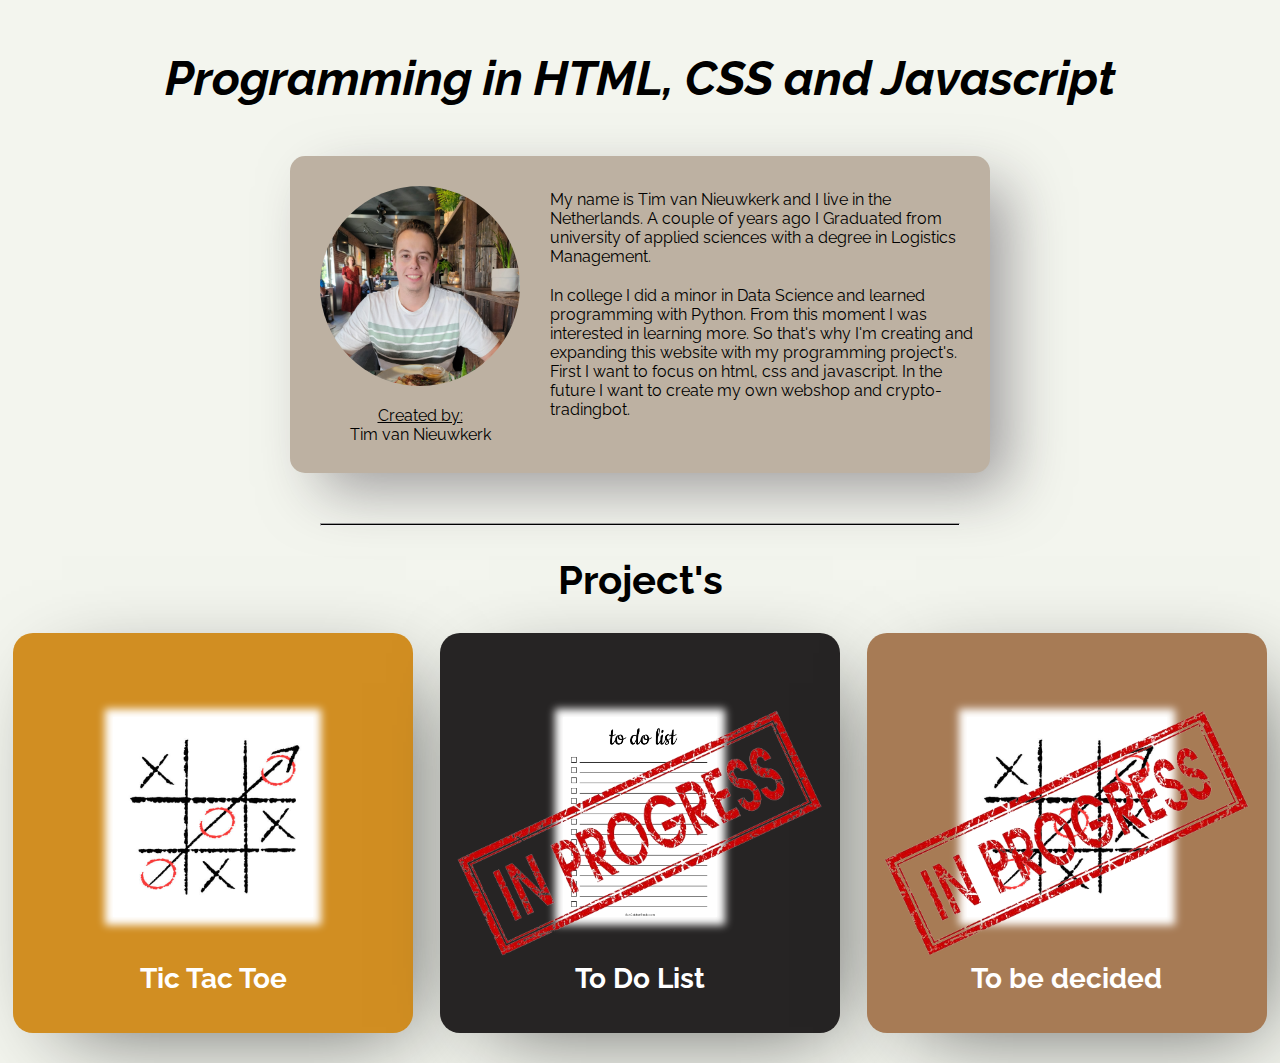
<file: index.html>
<!DOCTYPE html>
<html lang="en">
  <head>
    <meta charset="UTF-8" />
    <meta name="viewport" content="width=device-width, initial-scale=1.0" />

    <link href="./style-home.css" rel="stylesheet" />

    <link rel="preconnect" href="https://fonts.googleapis.com" />
    <link rel="preconnect" href="https://fonts.gstatic.com" crossorigin />
    <link
      href="https://fonts.googleapis.com/css2?family=Raleway:ital,wght@0,100..900;1,100..900&display=swap"
      rel="stylesheet"
    />

    <title>Project's website</title>
  </head>
  <body>
    <div class="website-title">
      <h1>Programming in HTML, CSS and Javascript</h1>
    </div>
    <div class="intro">
      <div class="intro-left">
        <img
          src="./images/profile-picture.jpg"
          alt="Profile picture of Tim van Nieuwkerk"
          id="profile-picture"
        />
        <div class="intro-text">
          <p><span>Created by:</span></p>
          <p>Tim van Nieuwkerk</p>
        </div>
      </div>
      <div class="about">
        <p>
          My name is Tim van Nieuwkerk and I live in the Netherlands. A couple
          of years ago I Graduated from university of applied sciences with a
          degree in Logistics Management.
        </p>
        <p>
          In college I did a minor in Data Science and learned programming with
          Python. From this moment I was interested in learning more. So that's
          why I'm creating and expanding this website with my programming
          project's. First I want to focus on html, css and javascript. In the
          future I want to create my own webshop and crypto-tradingbot.
        </p>
      </div>
    </div>
    <hr />
    <h2>Project's</h2>
    <div class="projects-container">
      <a href="./tictactoe.html" class="project-1">
        <div>
          <img src="./images/tictactoe.jpg" alt="Tic tac toe project" />
          <h3>Tic Tac Toe</h3>
        </div>
      </a>
      <a href="./todo.html" class="project-2">
        <div>
          <img src="./images/todolist.png" alt="TO DO list" id="todolist" />
          <img
            src="./images/in-progress-removebg-preview.png"
            alt=""
            id="in-progress"
          />
          <h3>To Do List</h3>
        </div>
      </a>
      <a href="" class="project-3">
        <div>
          <img src="./images/tictactoe.jpg" alt="" id="placeholder" />
          <img
            src="./images/in-progress-removebg-preview.png"
            alt=""
            id="in-progress"
          />
          <h3>To be decided</h3>
        </div>
      </a>
    </div>
  </body>
</html>
</file>
<file: style-home.css>
* {
  box-sizing: border-box;
  margin: 0;
  padding: 0;
}

body {
  font-family: "Raleway", sans-serif;
  font-size: 16px;
  background-color: #f3f5ee;
}

h1 {
  text-align: center;
  font-size: 3rem;
  text-decoration: initial;
  font-style: italic;
  margin: 50px 30px 50px 30px;
}

.intro {
  width: 700px;
  display: flex;
  align-items: center;
  margin-left: auto;
  margin-right: auto;
  background-color: #bdb1a2;
  border-radius: 15px;
  box-shadow: 24px 22px 60px -7px rgba(125, 121, 125, 0.75);
  margin-bottom: 50px;
}

.intro-left {
  display: flex;
  flex-direction: column;
  align-items: center;
  margin: 30px 30px 9px 30px;
  flex-basis: 50%;
}

.intro-left p {
  text-align: center;
  flex-basis: 50%;
}

.intro-text {
  margin-top: 20px;
  margin-bottom: 20px;
}

.intro-text span {
  text-decoration: underline;
}

.about p {
  padding-bottom: 20px;
  padding-right: 5px;
}

#profile-picture {
  width: 200px;
  height: 200px;
  object-fit: cover;
  object-position: 0px 0px;
  border-radius: 50%;
}

hr {
  width: 50%;
  margin-left: auto;
  margin-right: auto;
  text-align: center;
  background-color: black;
  height: 3px;
}

h2 {
  text-align: center;
  font-size: 2.5rem;
  text-decoration: initial;
  margin: 30px 30px 30px 30px;
}

.projects-container {
  display: flex;
  max-width: 1440px;
  margin-left: auto;
  margin-right: auto;
  justify-content: space-around;
  margin-bottom: 30px;
}

.project-1 {
  background-color: #d18e22;
  width: 400px;
  height: 400px;
  border-radius: 20px;
  display: flex;
  align-items: center;
  justify-content: center;
  box-shadow: 21px 22px 85px -28px rgba(0, 0, 0, 0.64);
}

.project-1 img {
  width: 200px;
  height: 200px;
  box-shadow: 0px 0px 8px 8px rgba(255, 255, 255, 1);
  margin: 45px;
}

.project-1 div {
  display: flex;
  flex-direction: column;
  align-items: center;
}

a {
  color: white;
  text-decoration: none;
  font-size: 1.5rem;
}

.project-2 {
  background-color: #262424;
  width: 400px;
  height: 400px;
  color: white;
  border-radius: 20px;
  display: flex;
  align-items: center;
  justify-content: center;
  box-shadow: 21px 22px 85px -28px rgba(0, 0, 0, 0.64);
  position: relative;
}

#todolist {
  height: 200px;
  box-shadow: 0px 0px 8px 8px rgba(255, 255, 255, 1);
  margin: 45px 67.73px 45px 67.73px;
}

#in-progress {
  height: 250px;
  position: absolute;
  top: 75px;
}

.project-2 div {
  display: flex;
  flex-direction: column;
  align-items: center;
}

.project-3 {
  background-color: #a77b55;
  width: 400px;
  height: 400px;
  border-radius: 20px;
  display: flex;
  align-items: center;
  justify-content: center;
  box-shadow: 21px 22px 85px -28px rgba(0, 0, 0, 0.64);
  position: relative;
}

#placeholder {
  width: 200px;
  height: 200px;
  box-shadow: 0px 0px 8px 8px rgba(255, 255, 255, 1);
  margin: 45px;
}

.project-3 div {
  display: flex;
  flex-direction: column;
  align-items: center;
}

@media (max-width: 1200px) {
  .projects-container {
    flex-direction: column;
    align-items: center;
  }

  .project-1,
  .project-2,
  .project-3 {
    margin-bottom: 50px;
  }
}

@media (max-width: 768px) {
  .intro {
    width: 400px;
    flex-direction: column;
  }
  .about {
    padding: 30px;
    padding-top: 0;
  }
}

@media (max-width: 428px) {
  .intro,
  .project-1,
  .project-2,
  .project-3,
  .project-1 img,
  .project-2 img,
  .project-3 img {
    width: auto;
  }

  .intro {
    border-radius: 0px;
  }

  #in-progress {
    height: 200px;
  }
}
</file>
